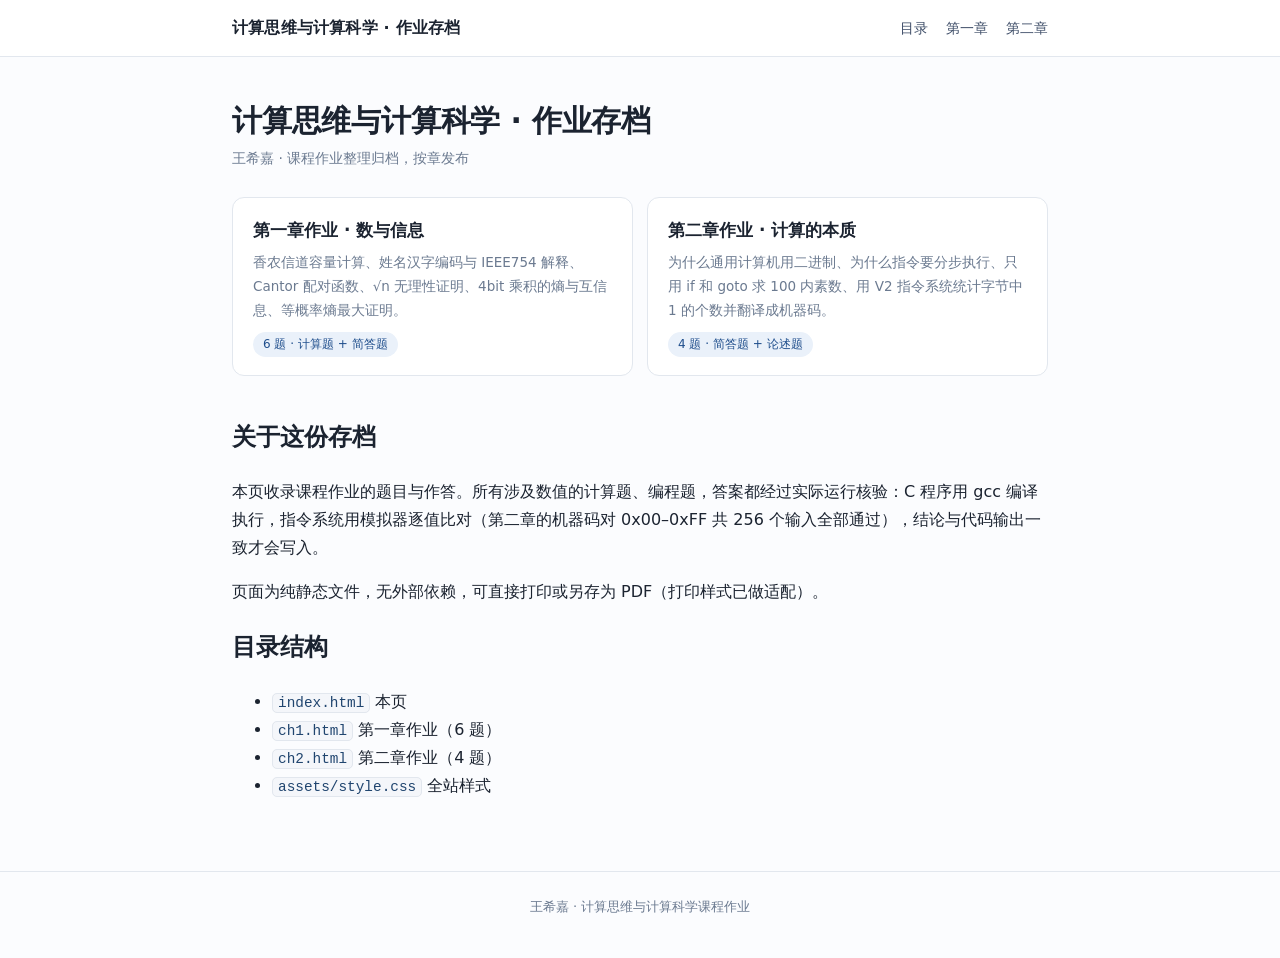
<file: index.html>
<!DOCTYPE html>
<html lang="zh-CN">
<head>
<meta charset="utf-8">
<meta name="viewport" content="width=device-width, initial-scale=1">
<title>计算思维与计算科学 · 作业存档</title>
<link rel="stylesheet" href="assets/style.css">
</head>
<body>
<header class="site-head">
  <div class="wrap">
    <a class="brand" href="index.html">计算思维与计算科学 · 作业存档</a>
    <nav class="site-nav"><a href="index.html">目录</a><a href="ch1.html">第一章</a><a href="ch2.html">第二章</a></nav>
  </div>
</header>

<main class="wrap">
  <h1 class="page-title">计算思维与计算科学 · 作业存档</h1>
  <p class="page-sub">王希嘉 · 课程作业整理归档，按章发布</p>

  <div class="cards">
    <a class="card" href="ch1.html">
      <h3>第一章作业 · 数与信息</h3>
      <p>香农信道容量计算、姓名汉字编码与 IEEE754 解释、Cantor 配对函数、√n 无理性证明、4bit 乘积的熵与互信息、等概率熵最大证明。</p>
      <span class="tag">6 题 · 计算题 + 简答题</span>
    </a>
    <a class="card" href="ch2.html">
      <h3>第二章作业 · 计算的本质</h3>
      <p>为什么通用计算机用二进制、为什么指令要分步执行、只用 if 和 goto 求 100 内素数、用 V2 指令系统统计字节中 1 的个数并翻译成机器码。</p>
      <span class="tag">4 题 · 简答题 + 论述题</span>
    </a>
  </div>

  <h2>关于这份存档</h2>
  <p>本页收录课程作业的题目与作答。所有涉及数值的计算题、编程题，答案都经过实际运行核验：C 程序用 gcc 编译执行，指令系统用模拟器逐值比对（第二章的机器码对 0x00–0xFF 共 256 个输入全部通过），结论与代码输出一致才会写入。</p>
  <p>页面为纯静态文件，无外部依赖，可直接打印或另存为 PDF（打印样式已做适配）。</p>

  <h2>目录结构</h2>
  <ul>
    <li><code>index.html</code> 本页</li>
    <li><code>ch1.html</code> 第一章作业（6 题）</li>
    <li><code>ch2.html</code> 第二章作业（4 题）</li>
    <li><code>assets/style.css</code> 全站样式</li>
  </ul>
</main>

<footer class="site-foot"><div class="wrap">王希嘉 · 计算思维与计算科学课程作业</div></footer>
</body>
</html>
</file>
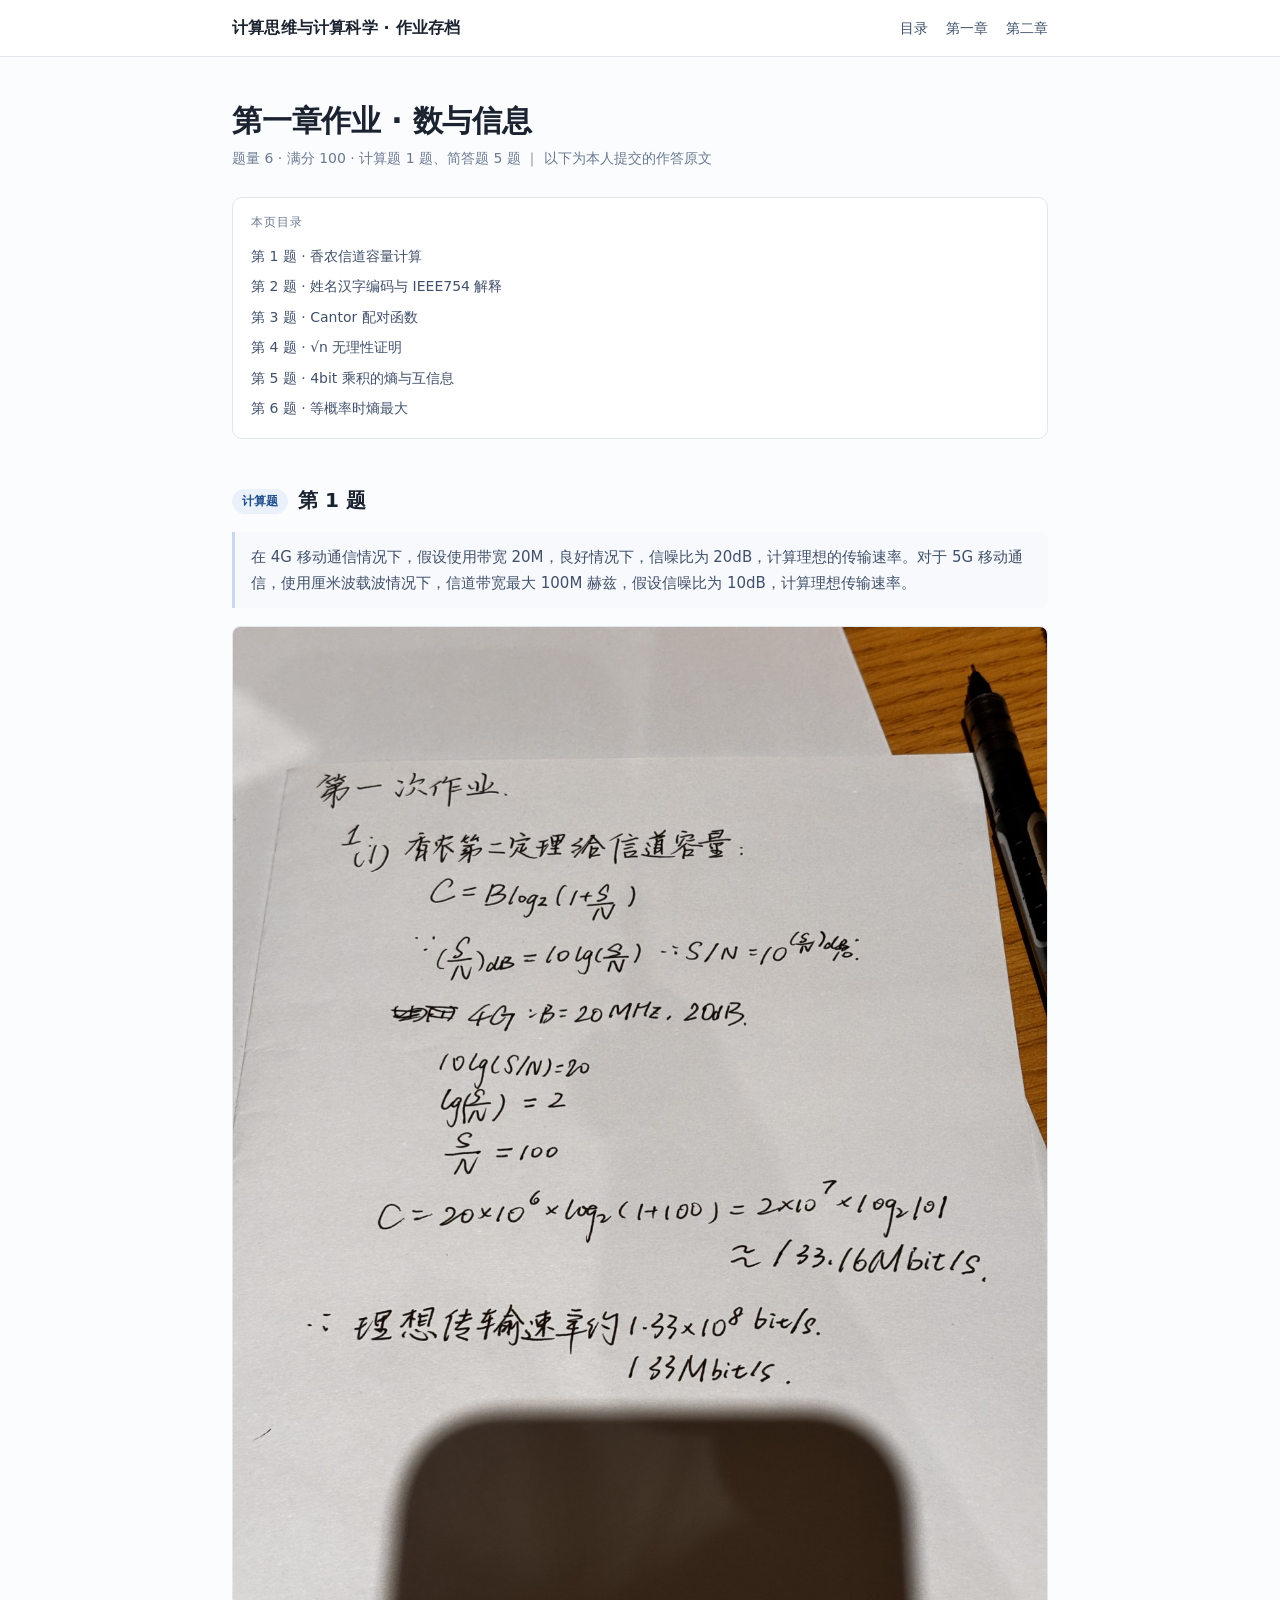
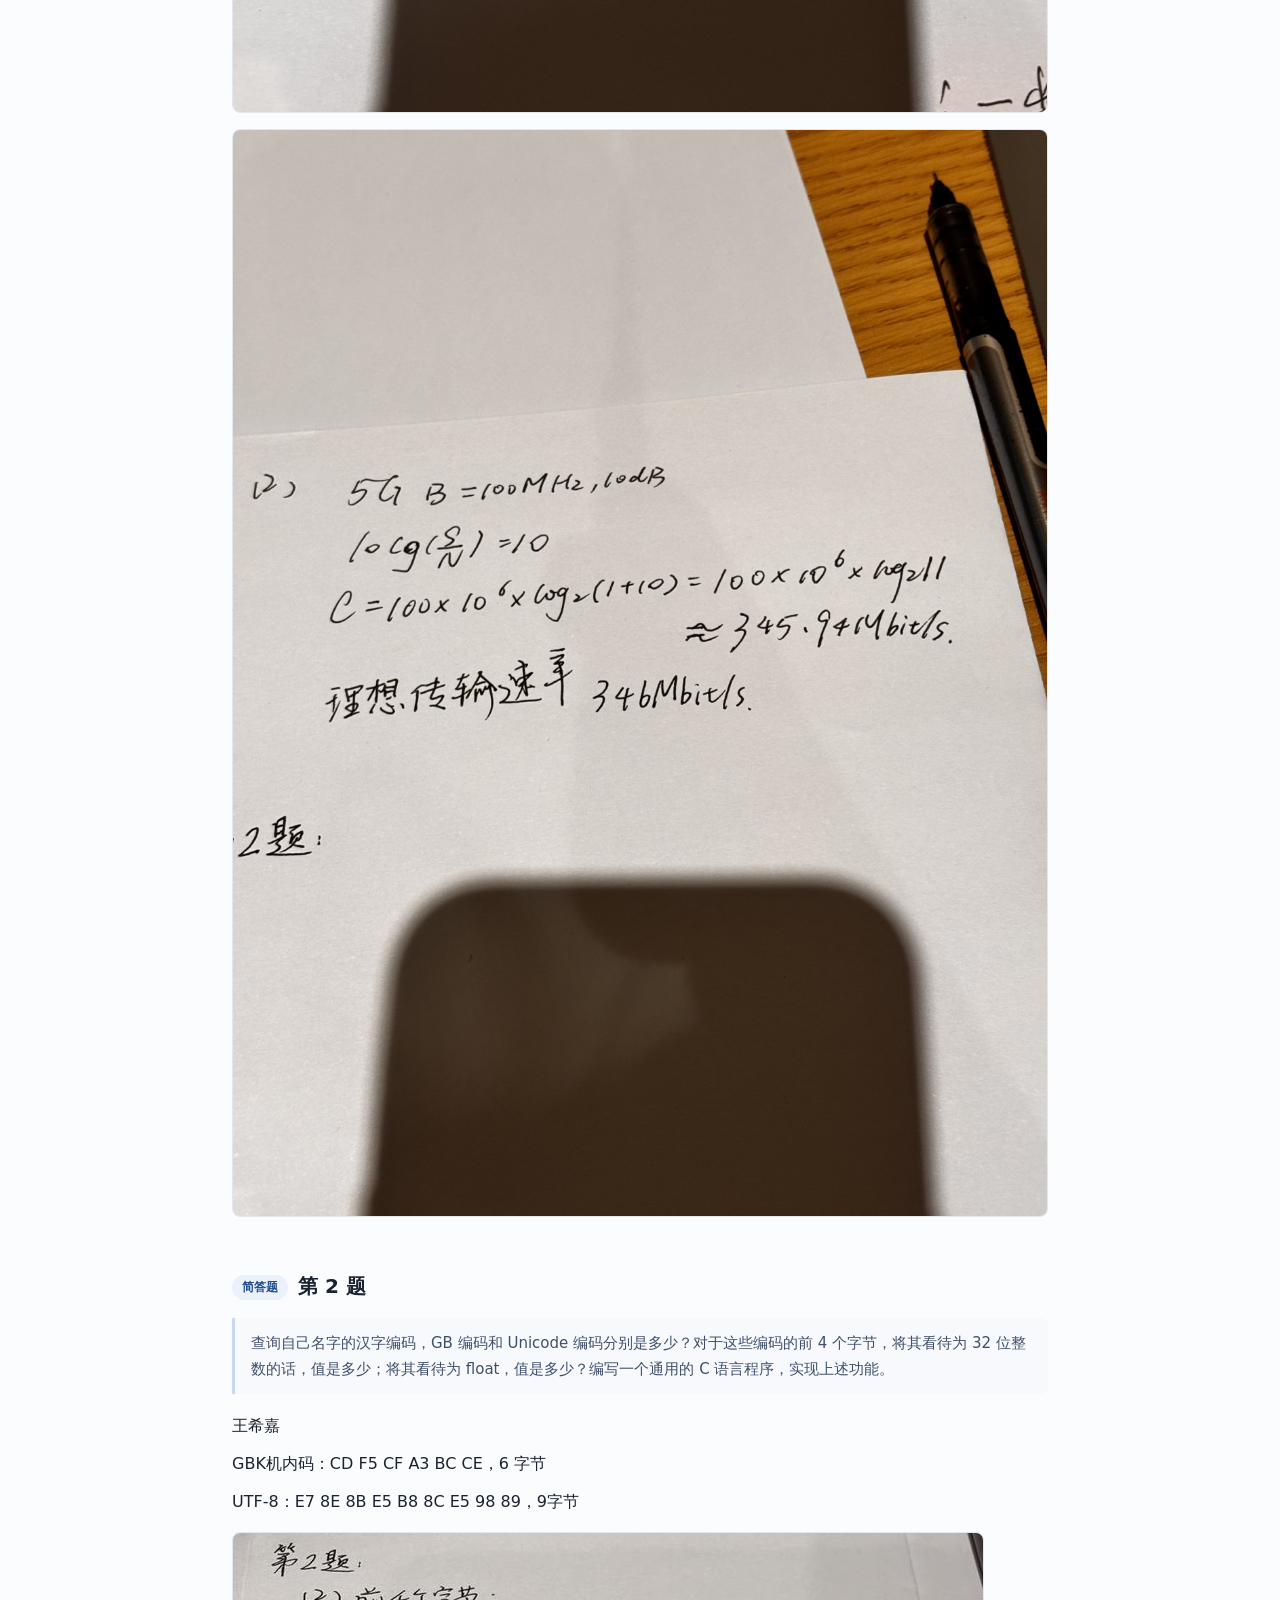
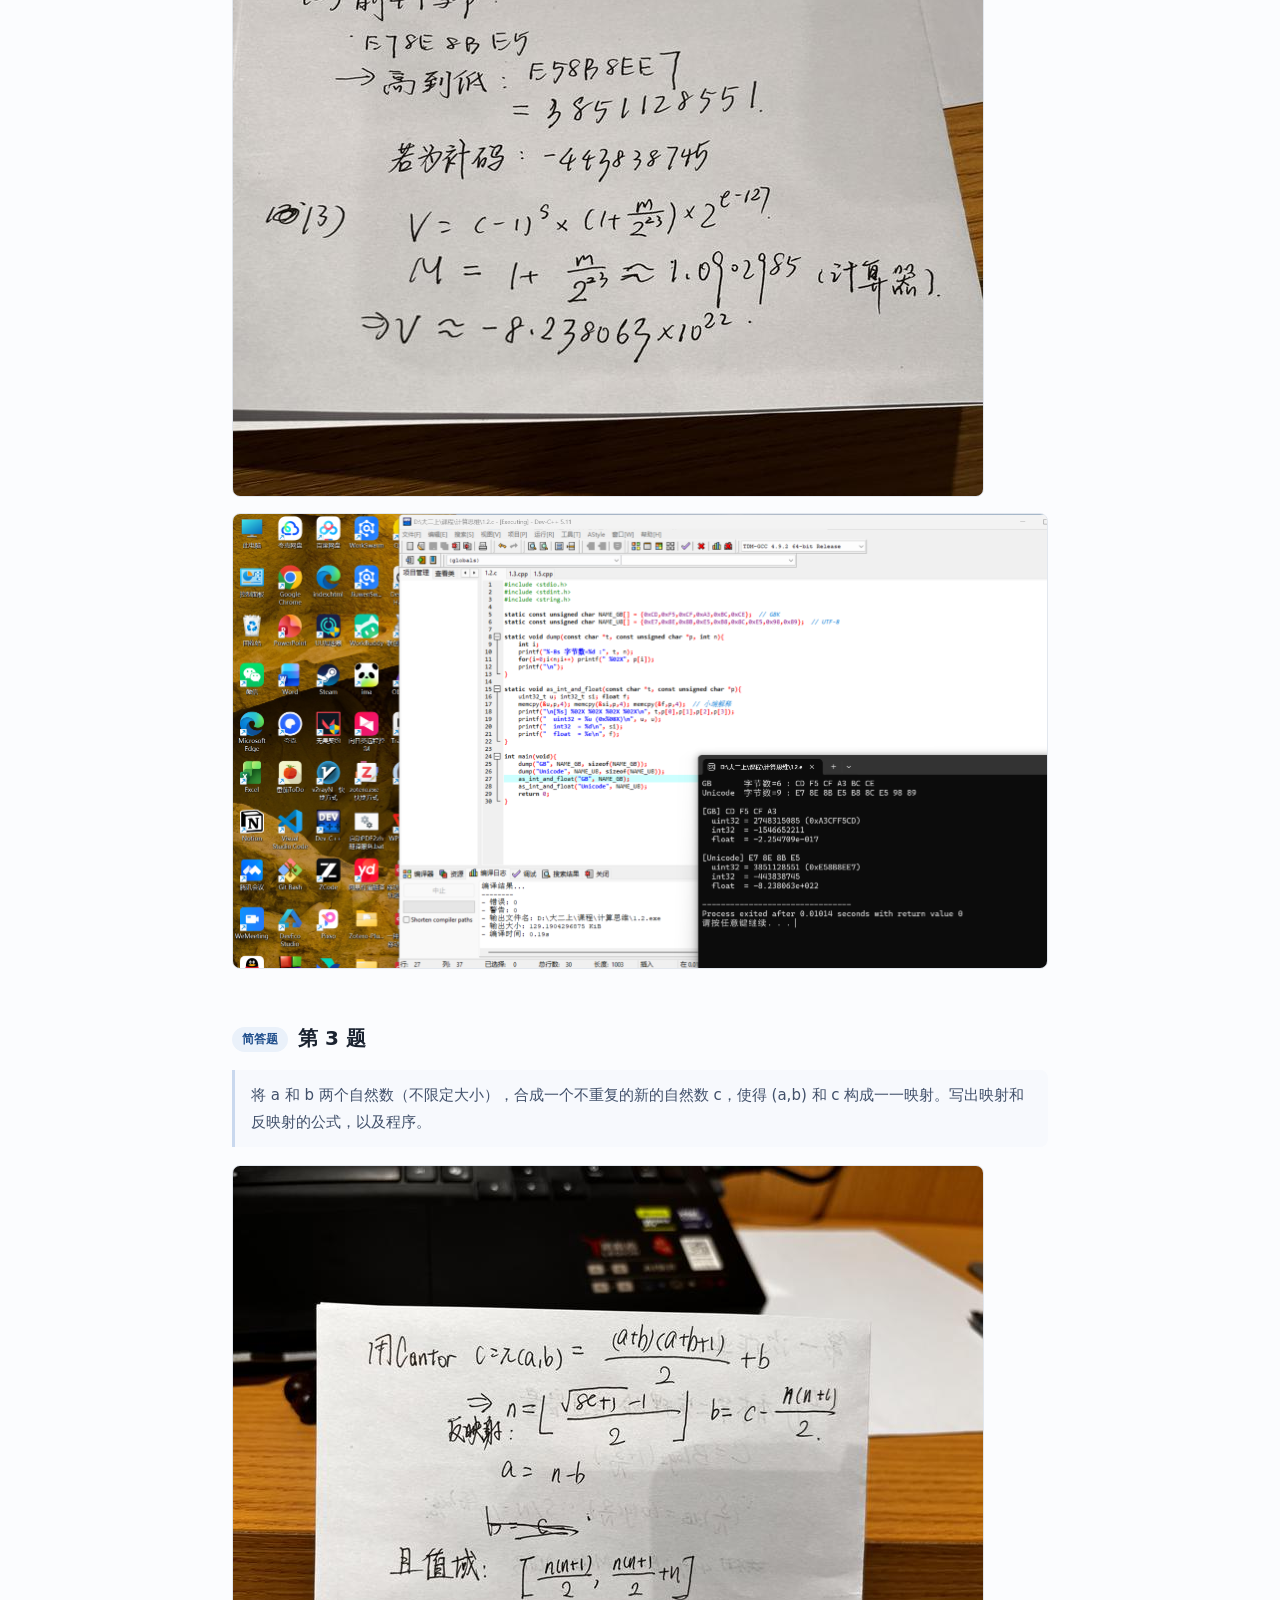
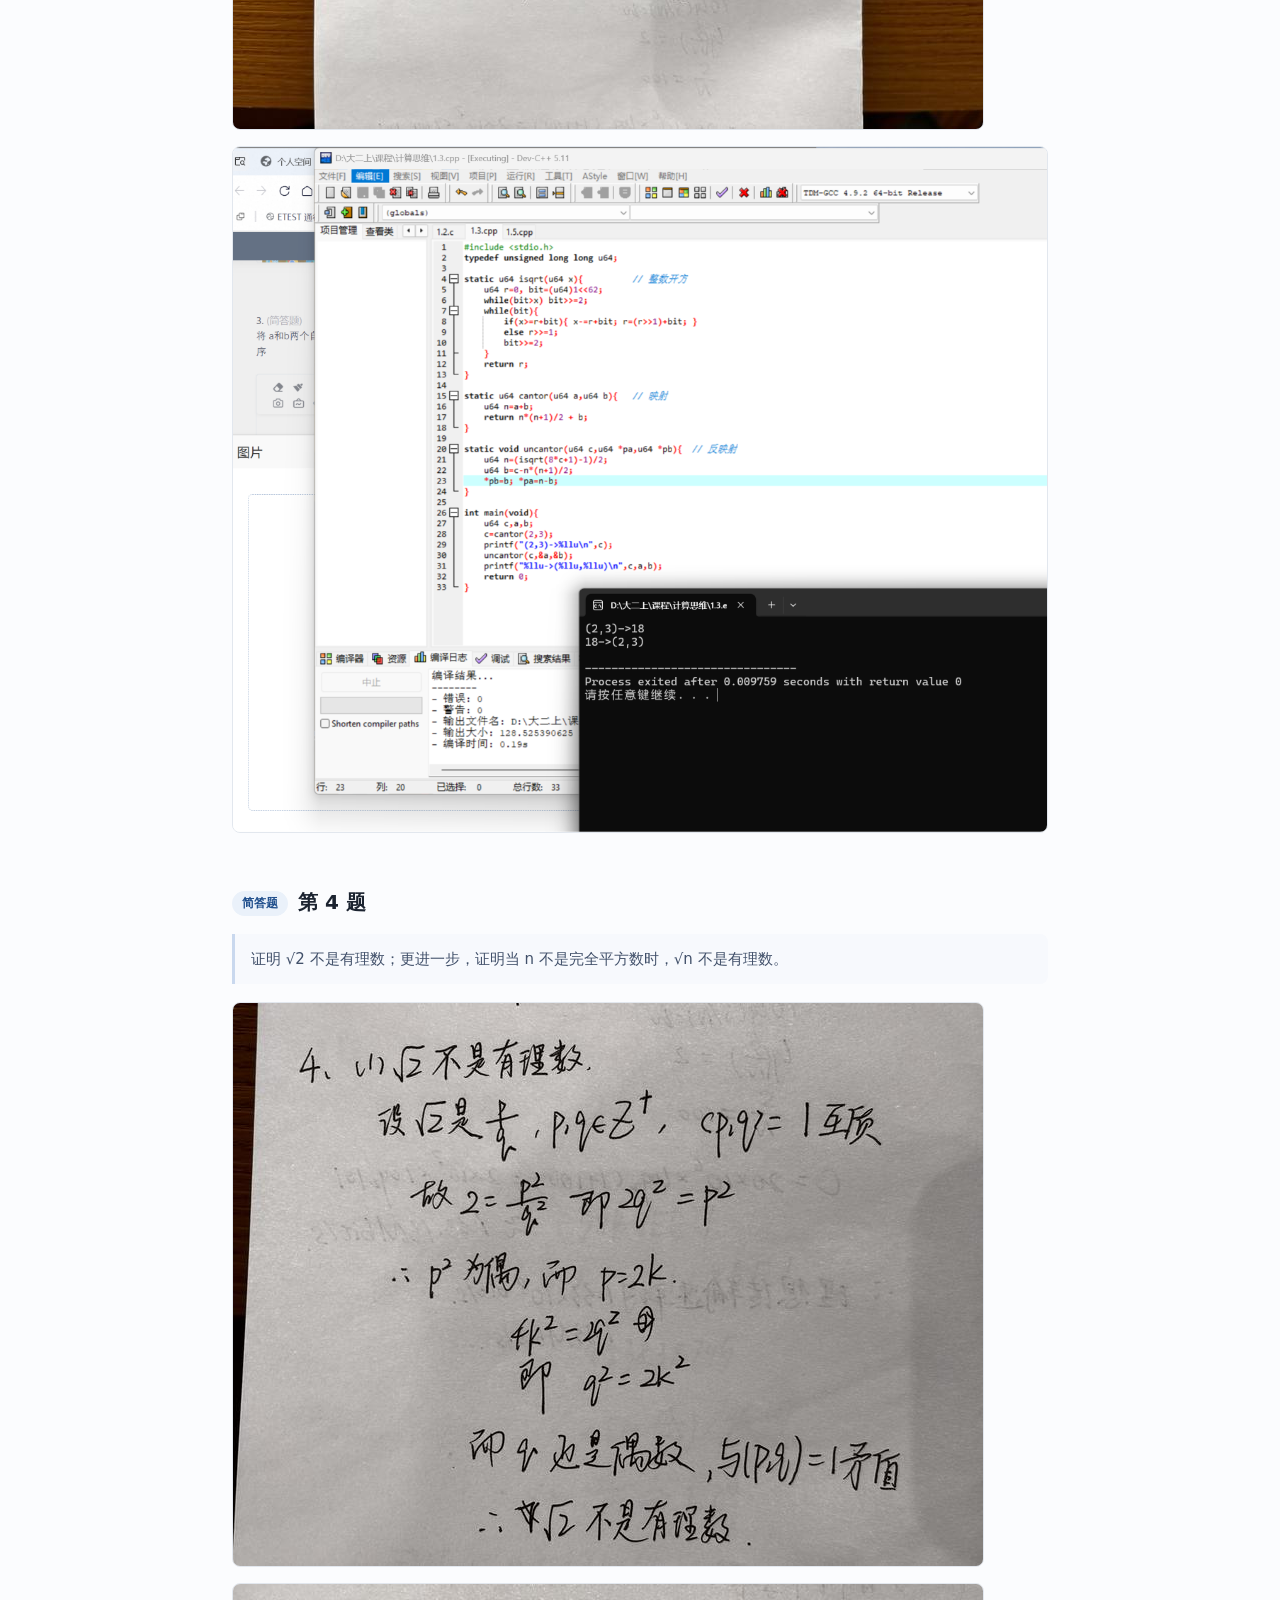
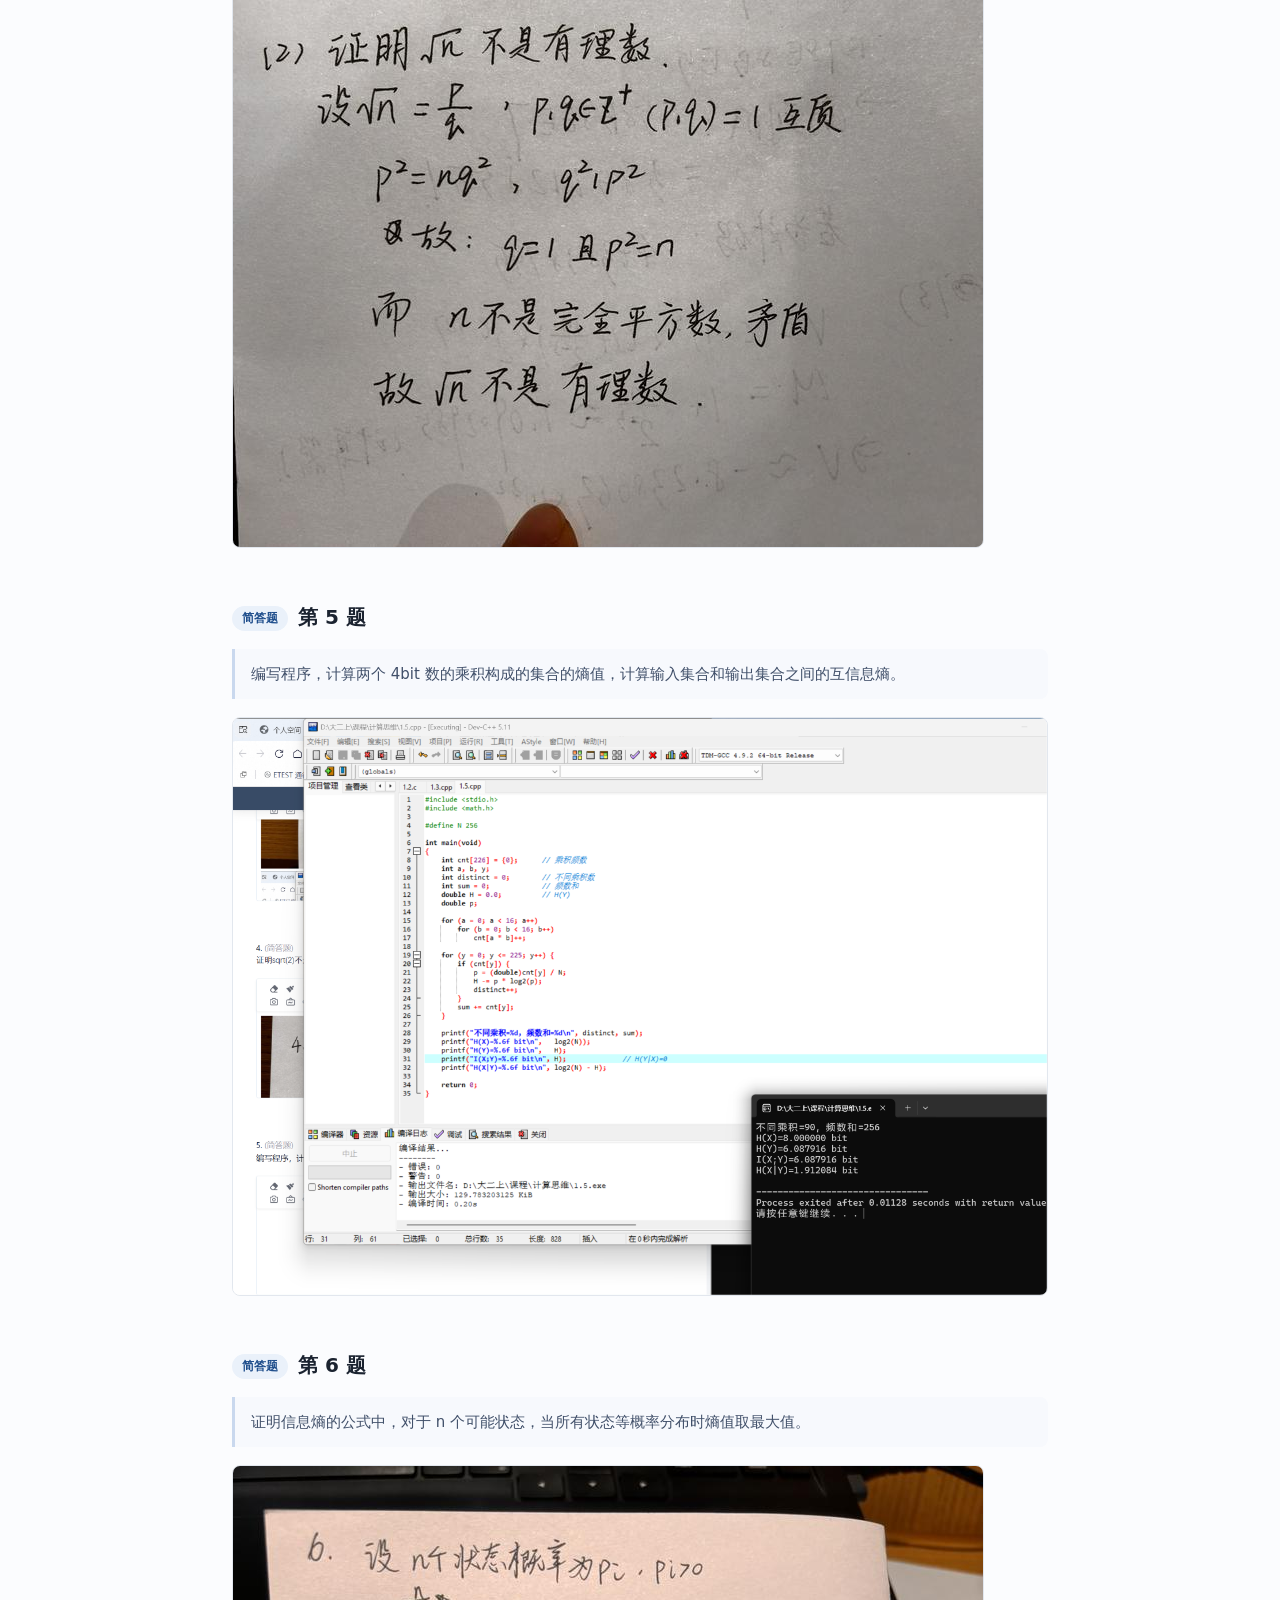
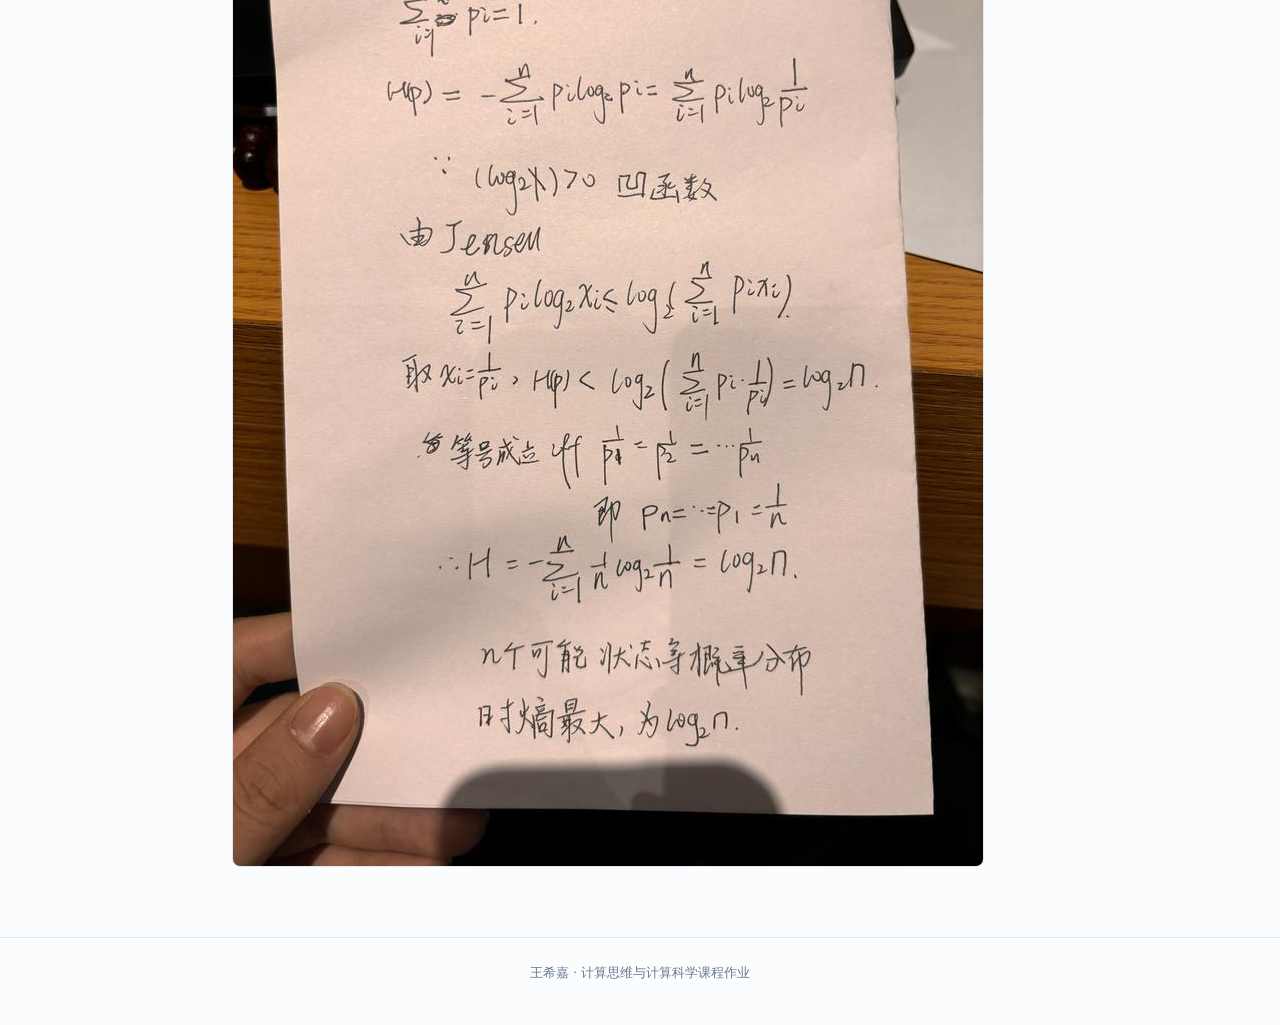
<file: ch1.html>
<!DOCTYPE html>
<html lang="zh-CN">
<head>
<meta charset="utf-8">
<meta name="viewport" content="width=device-width, initial-scale=1">
<title>第一章作业 · 数与信息</title>
<link rel="stylesheet" href="assets/style.css">
<style>
section.q{margin:38px 0 46px;padding-top:6px}
section.q h2{font-size:20px;margin:0 0 14px;padding:0;border:0}
.qkind{display:inline-block;font-size:12px;font-weight:600;color:var(--accent);
  background:var(--accent-soft);border-radius:20px;padding:2px 10px;margin-right:10px;
  vertical-align:2px}
.stem{background:#f7f9fd;border-left:3px solid #c9d8ee;border-radius:0 8px 8px 0;
  padding:12px 16px;color:var(--ink-2);font-size:15px;margin-bottom:18px}
.ans p{margin:10px 0}
figure{margin:16px 0}
figure img{max-width:100%;height:auto;border:1px solid var(--line);border-radius:8px;
  background:#fff;display:block}
</style>
</head>
<body>
<header class="site-head">
  <div class="wrap">
    <a class="brand" href="index.html">计算思维与计算科学 · 作业存档</a>
    <nav class="site-nav"><a href="index.html">目录</a><a href="ch1.html">第一章</a><a href="ch2.html">第二章</a></nav>
  </div>
</header>
<main class="wrap">
  <h1 class="page-title">第一章作业 · 数与信息</h1>
  <p class="page-sub">题量 6 · 满分 100 · 计算题 1 题、简答题 5 题 ｜ 以下为本人提交的作答原文</p>
  <nav class="toc"><a href="#q1" class="toc-2">第 1 题 · 香农信道容量计算</a><a href="#q2" class="toc-2">第 2 题 · 姓名汉字编码与 IEEE754 解释</a><a href="#q3" class="toc-2">第 3 题 · Cantor 配对函数</a><a href="#q4" class="toc-2">第 4 题 · √n 无理性证明</a><a href="#q5" class="toc-2">第 5 题 · 4bit 乘积的熵与互信息</a><a href="#q6" class="toc-2">第 6 题 · 等概率时熵最大</a></nav>
  <article>
<section class="q" id="q1">
<h2><span class="qkind">计算题</span>第 1 题</h2>
<div class="stem">在 4G 移动通信情况下，假设使用带宽 20M，良好情况下，信噪比为 20dB，计算理想的传输速率。对于 5G 移动通信，使用厘米波载波情况下，信道带宽最大 100M 赫兹，假设信噪比为 10dB，计算理想传输速率。</div>
<div class="ans">
<figure><img src="assets/ch1/01_01.jpg" alt="作答截图" loading="lazy"></figure>
<figure><img src="assets/ch1/01_02.jpg" alt="作答截图" loading="lazy"></figure>
</div></section>
<section class="q" id="q2">
<h2><span class="qkind">简答题</span>第 2 题</h2>
<div class="stem">查询自己名字的汉字编码，GB 编码和 Unicode 编码分别是多少？对于这些编码的前 4 个字节，将其看待为 32 位整数的话，值是多少；将其看待为 float，值是多少？编写一个通用的 C 语言程序，实现上述功能。</div>
<div class="ans">
<p>王希嘉</p>
<p>GBK机内码：CD F5 CF A3 BC CE，6 字节</p>
<p>UTF-8：E7 8E 8B E5 B8 8C E5 98 89，9字节</p>
<figure><img src="assets/ch1/02_01.jpg" alt="作答截图" loading="lazy"></figure>
<figure><img src="assets/ch1/02_02.png" alt="作答截图" loading="lazy"></figure>
</div></section>
<section class="q" id="q3">
<h2><span class="qkind">简答题</span>第 3 题</h2>
<div class="stem">将 a 和 b 两个自然数（不限定大小），合成一个不重复的新的自然数 c，使得 (a,b) 和 c 构成一一映射。写出映射和反映射的公式，以及程序。</div>
<div class="ans">
<figure><img src="assets/ch1/03_01.jpg" alt="作答截图" loading="lazy"></figure><figure><img src="assets/ch1/03_02.png" alt="作答截图" loading="lazy"></figure>
</div></section>
<section class="q" id="q4">
<h2><span class="qkind">简答题</span>第 4 题</h2>
<div class="stem">证明 √2 不是有理数；更进一步，证明当 n 不是完全平方数时，√n 不是有理数。</div>
<div class="ans">
<figure><img src="assets/ch1/04_01.jpg" alt="作答截图" loading="lazy"></figure>
<figure><img src="assets/ch1/04_02.jpg" alt="作答截图" loading="lazy"></figure>
</div></section>
<section class="q" id="q5">
<h2><span class="qkind">简答题</span>第 5 题</h2>
<div class="stem">编写程序，计算两个 4bit 数的乘积构成的集合的熵值，计算输入集合和输出集合之间的互信息熵。</div>
<div class="ans">
<figure><img src="assets/ch1/05_01.png" alt="作答截图" loading="lazy"></figure>
</div></section>
<section class="q" id="q6">
<h2><span class="qkind">简答题</span>第 6 题</h2>
<div class="stem">证明信息熵的公式中，对于 n 个可能状态，当所有状态等概率分布时熵值取最大值。</div>
<div class="ans">
<figure><img src="assets/ch1/06_01.jpg" alt="作答截图" loading="lazy"></figure>
</div></section>
  </article>
</main>
<footer class="site-foot"><div class="wrap">王希嘉 · 计算思维与计算科学课程作业</div></footer>
</body>
</html>
</file>
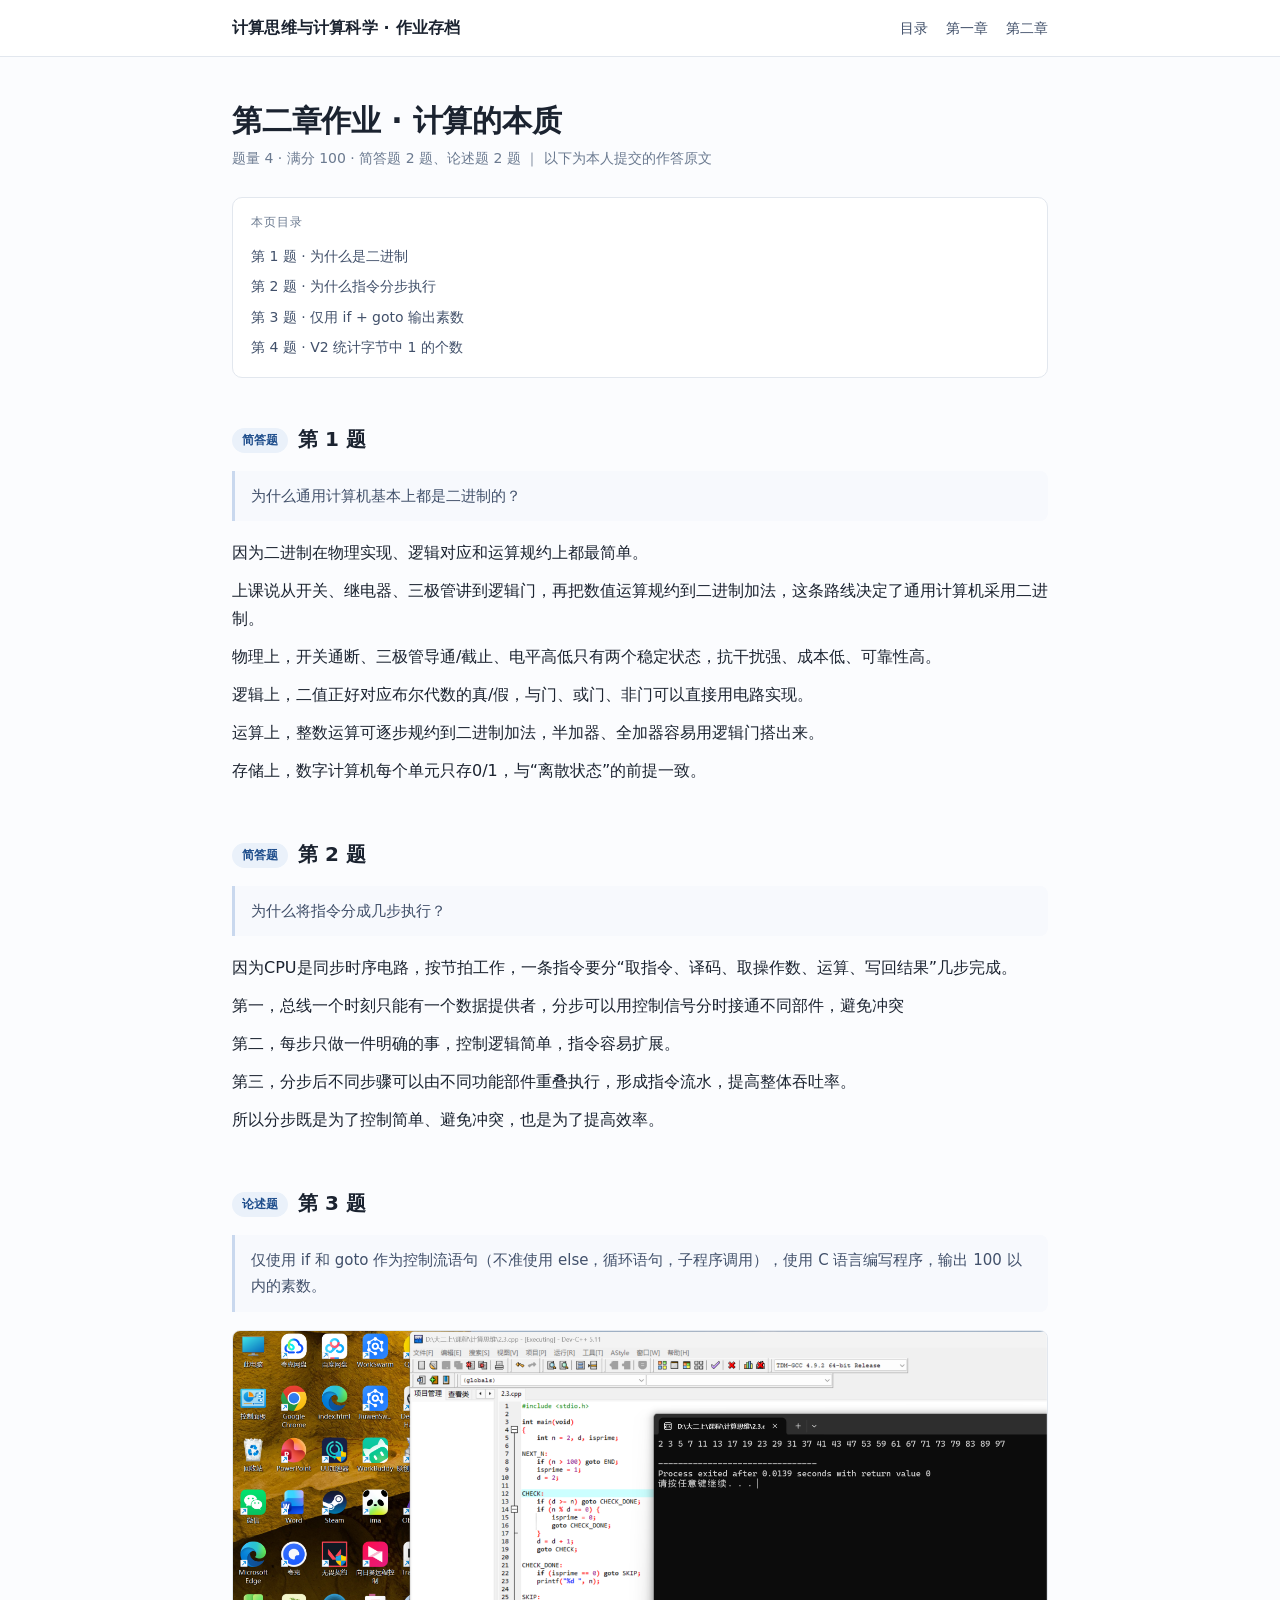
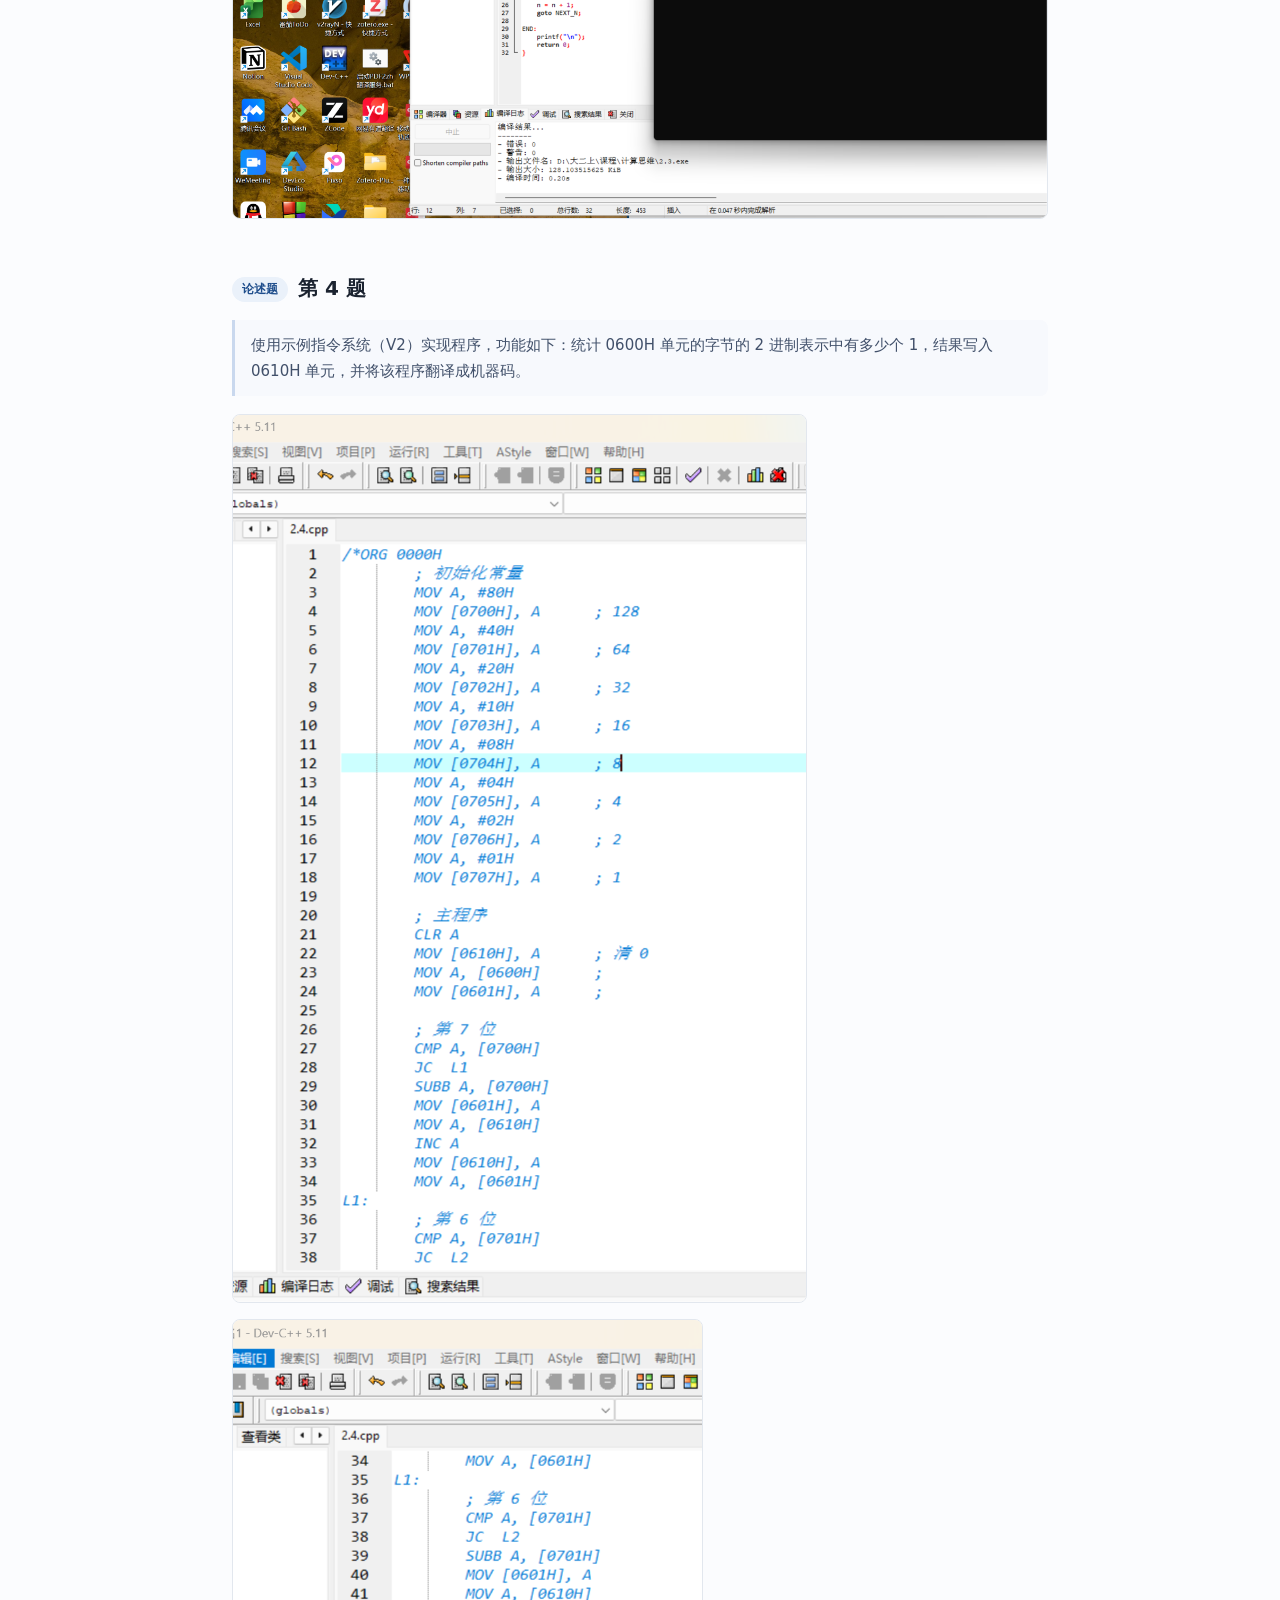
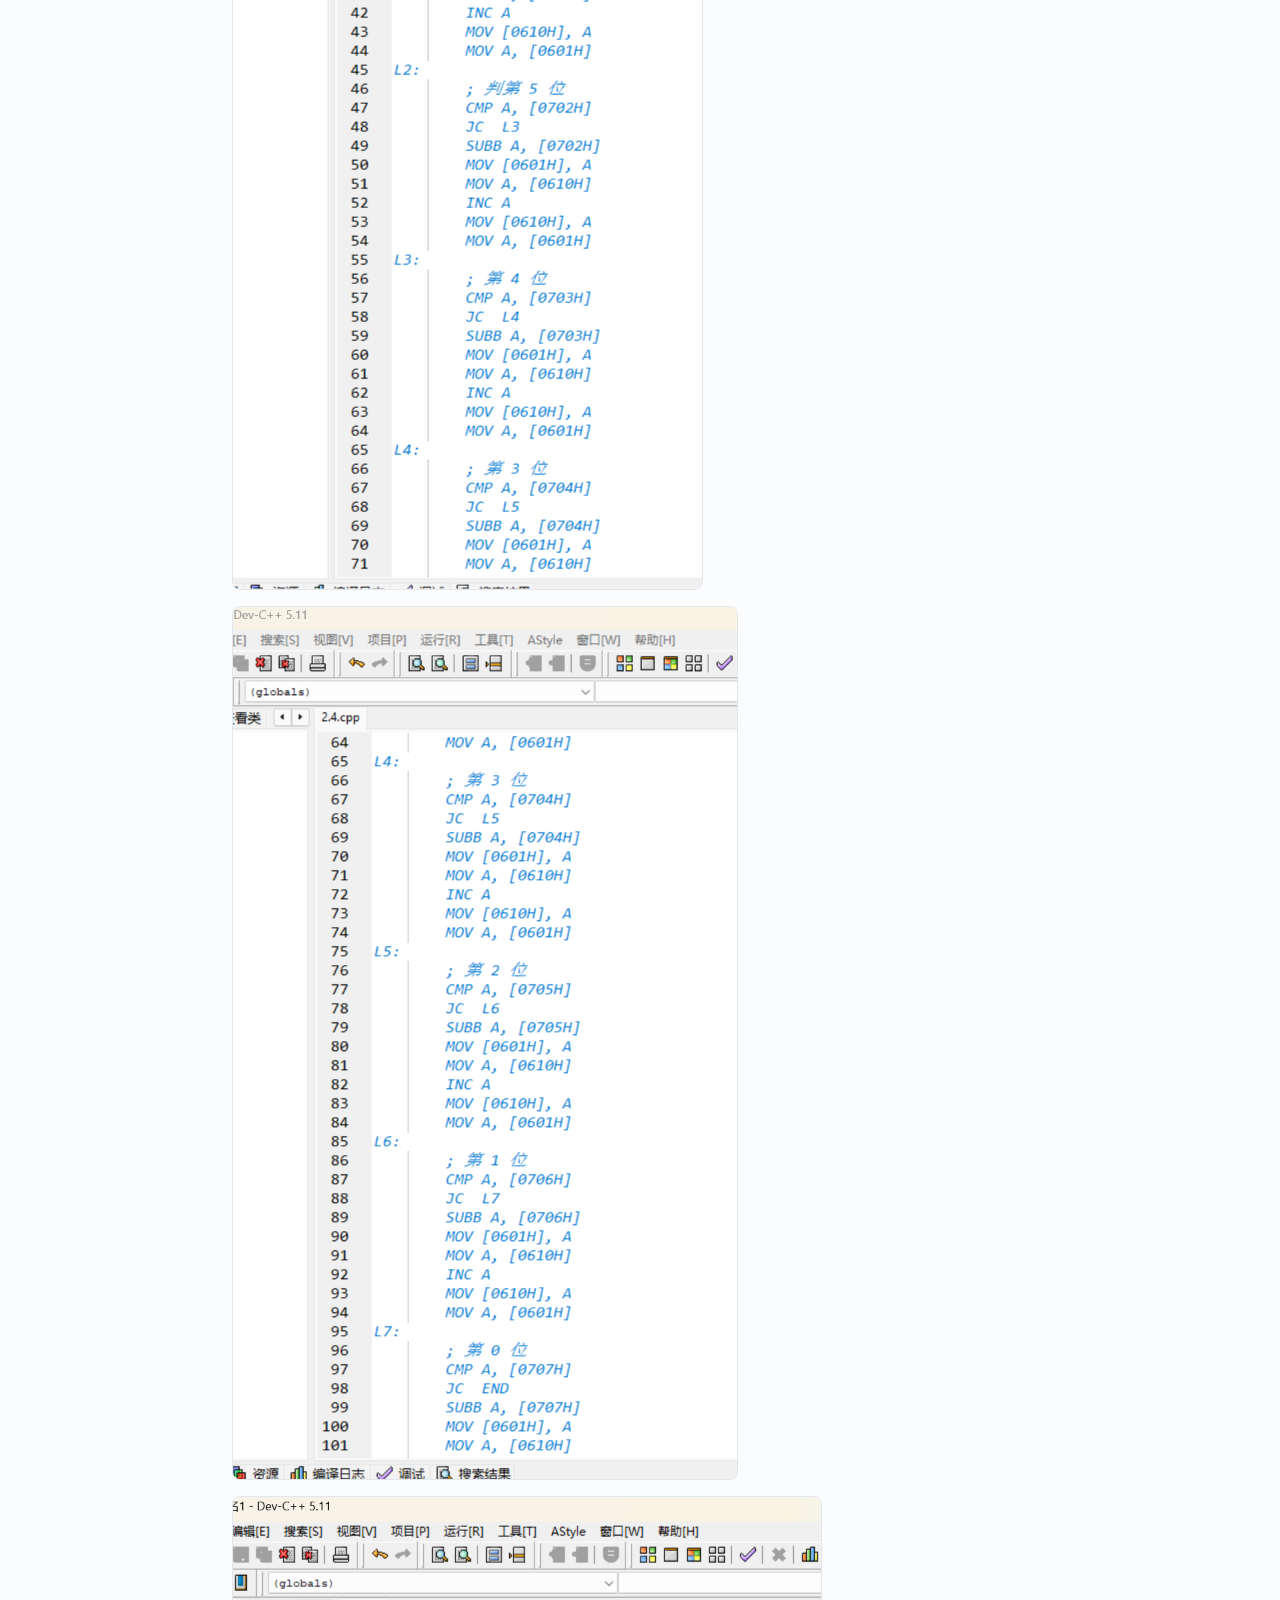
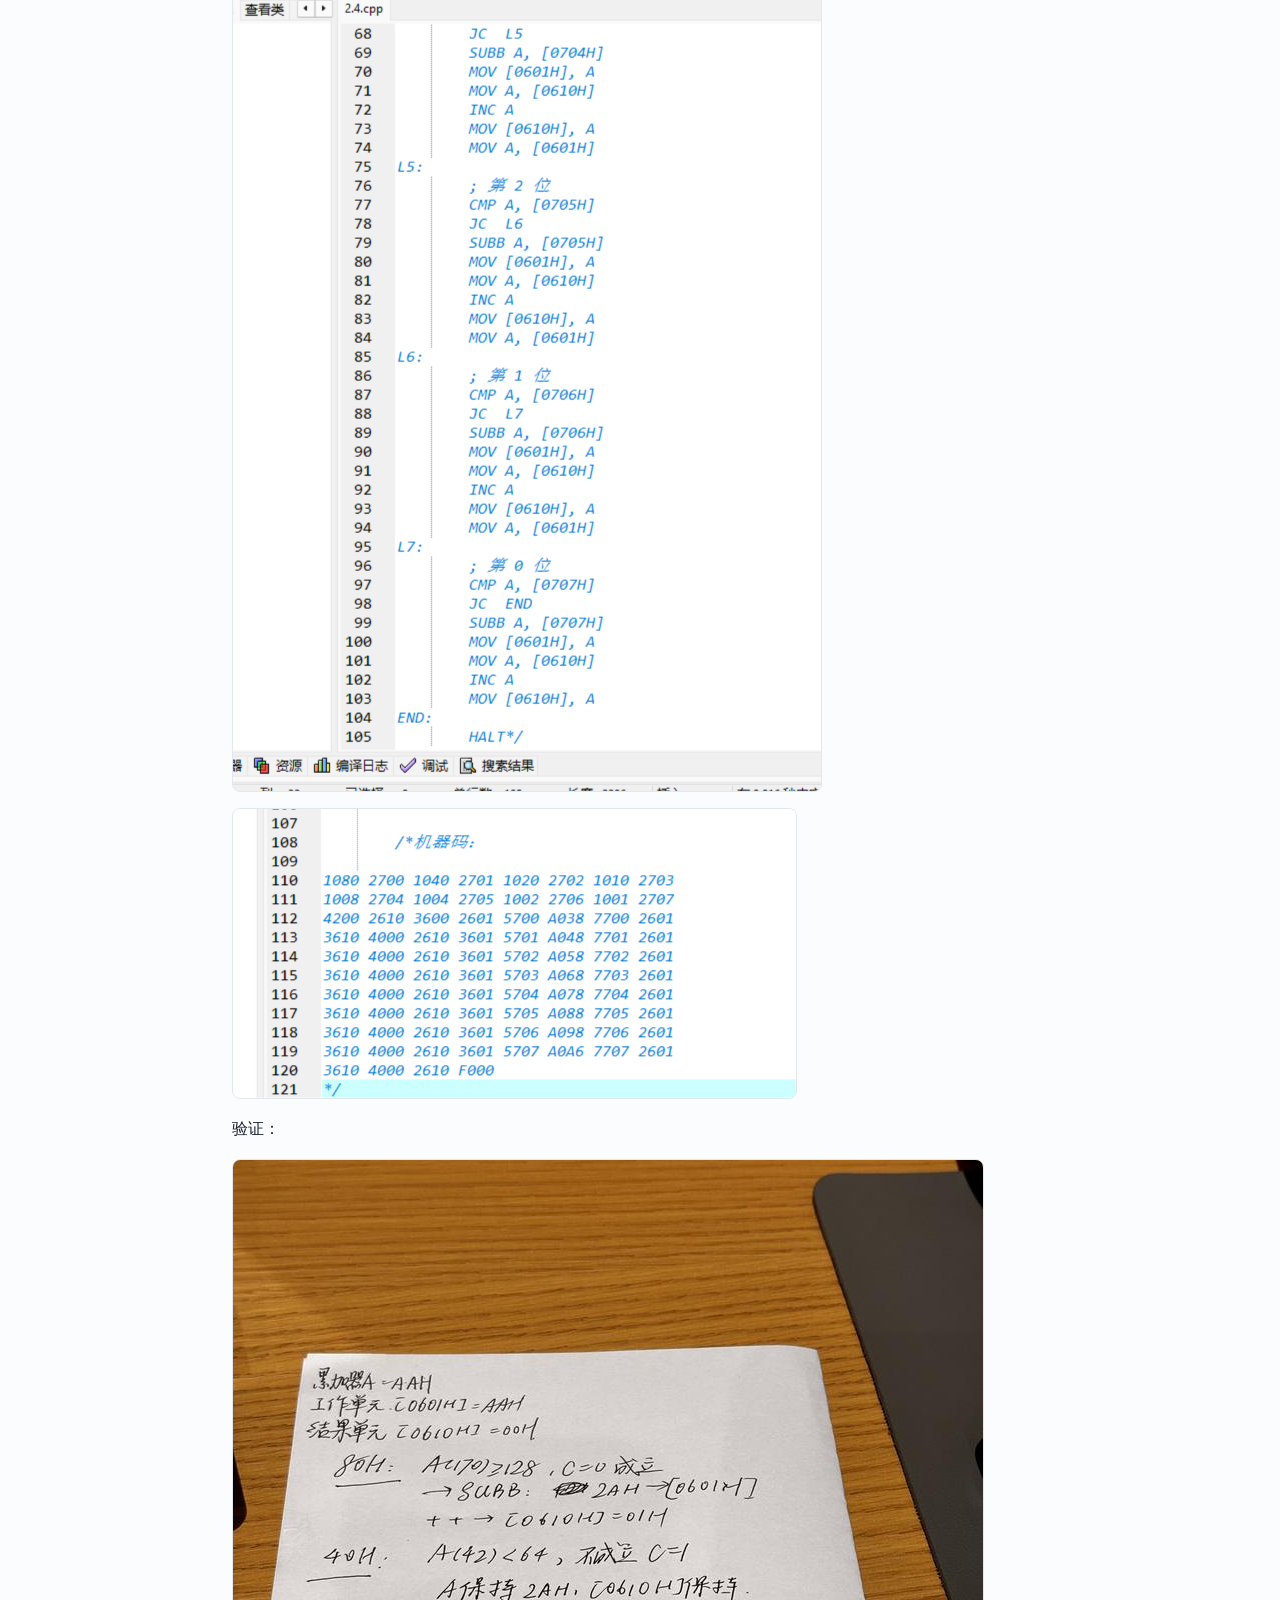
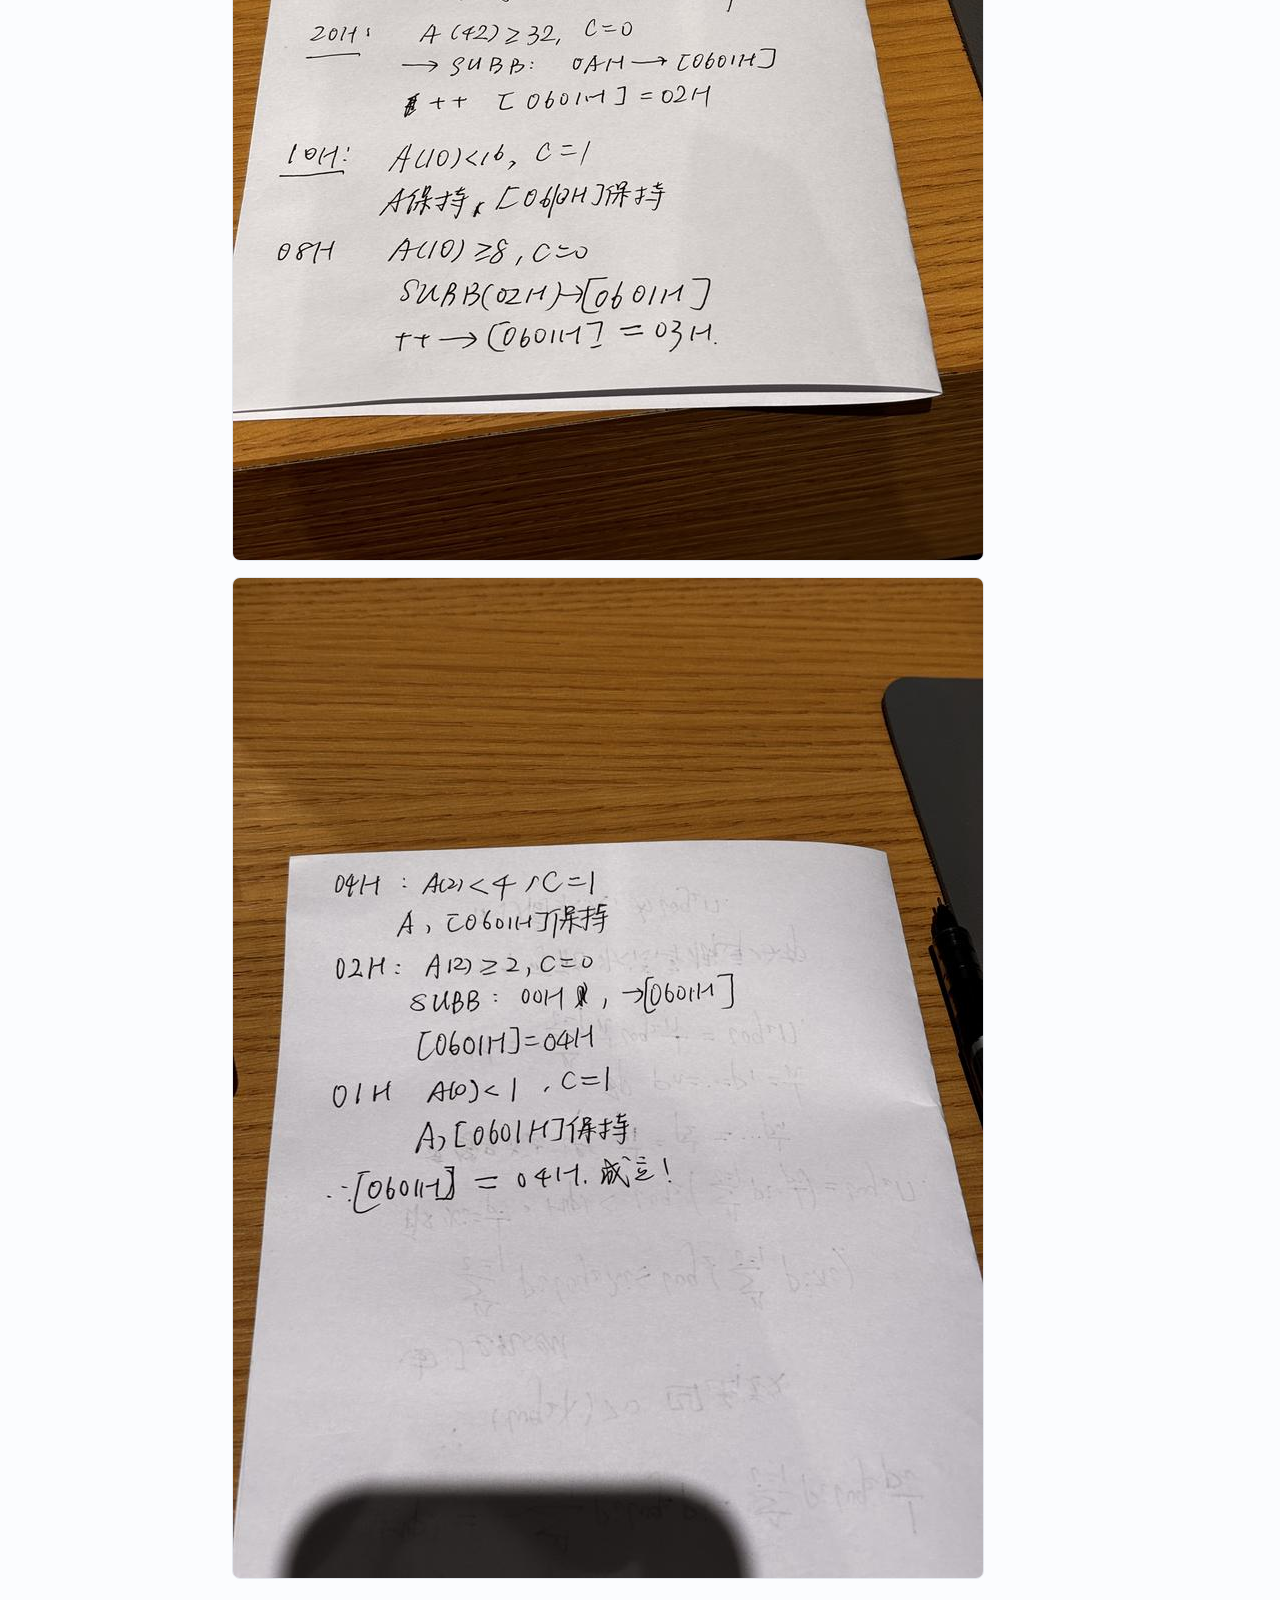
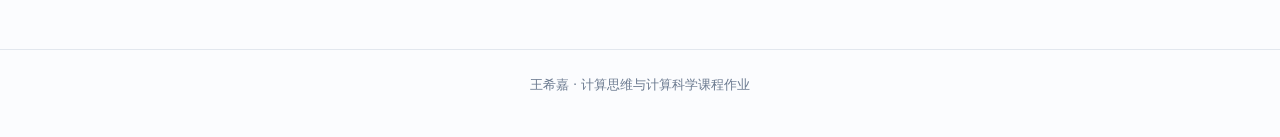
<file: ch2.html>
<!DOCTYPE html>
<html lang="zh-CN">
<head>
<meta charset="utf-8">
<meta name="viewport" content="width=device-width, initial-scale=1">
<title>第二章作业 · 计算的本质</title>
<link rel="stylesheet" href="assets/style.css">
<style>
section.q{margin:38px 0 46px;padding-top:6px}
section.q h2{font-size:20px;margin:0 0 14px;padding:0;border:0}
.qkind{display:inline-block;font-size:12px;font-weight:600;color:var(--accent);
  background:var(--accent-soft);border-radius:20px;padding:2px 10px;margin-right:10px;
  vertical-align:2px}
.stem{background:#f7f9fd;border-left:3px solid #c9d8ee;border-radius:0 8px 8px 0;
  padding:12px 16px;color:var(--ink-2);font-size:15px;margin-bottom:18px}
.ans p{margin:10px 0}
figure{margin:16px 0}
figure img{max-width:100%;height:auto;border:1px solid var(--line);border-radius:8px;
  background:#fff;display:block}
</style>
</head>
<body>
<header class="site-head">
  <div class="wrap">
    <a class="brand" href="index.html">计算思维与计算科学 · 作业存档</a>
    <nav class="site-nav"><a href="index.html">目录</a><a href="ch1.html">第一章</a><a href="ch2.html">第二章</a></nav>
  </div>
</header>
<main class="wrap">
  <h1 class="page-title">第二章作业 · 计算的本质</h1>
  <p class="page-sub">题量 4 · 满分 100 · 简答题 2 题、论述题 2 题 ｜ 以下为本人提交的作答原文</p>
  <nav class="toc"><a href="#q1" class="toc-2">第 1 题 · 为什么是二进制</a><a href="#q2" class="toc-2">第 2 题 · 为什么指令分步执行</a><a href="#q3" class="toc-2">第 3 题 · 仅用 if + goto 输出素数</a><a href="#q4" class="toc-2">第 4 题 · V2 统计字节中 1 的个数</a></nav>
  <article>
<section class="q" id="q1">
<h2><span class="qkind">简答题</span>第 1 题</h2>
<div class="stem">为什么通用计算机基本上都是二进制的？</div>
<div class="ans">
<p>因为二进制在物理实现、逻辑对应和运算规约上都最简单。</p>
<p>上课说从开关、继电器、三极管讲到逻辑门，再把数值运算规约到二进制加法，这条路线决定了通用计算机采用二进制。</p>
<p>物理上，开关通断、三极管导通/截止、电平高低只有两个稳定状态，抗干扰强、成本低、可靠性高。</p>
<p>逻辑上，二值正好对应布尔代数的真/假，与门、或门、非门可以直接用电路实现。</p>
<p>运算上，整数运算可逐步规约到二进制加法，半加器、全加器容易用逻辑门搭出来。</p>
<p>存储上，数字计算机每个单元只存0/1，与“离散状态”的前提一致。</p>
</div></section>
<section class="q" id="q2">
<h2><span class="qkind">简答题</span>第 2 题</h2>
<div class="stem">为什么将指令分成几步执行？</div>
<div class="ans">
<p>因为CPU是同步时序电路，按节拍工作，一条指令要分“取指令、译码、取操作数、运算、写回结果”几步完成。</p>
<p>第一，总线一个时刻只能有一个数据提供者，分步可以用控制信号分时接通不同部件，避免冲突</p>
<p>第二，每步只做一件明确的事，控制逻辑简单，指令容易扩展。</p>
<p>第三，分步后不同步骤可以由不同功能部件重叠执行，形成指令流水，提高整体吞吐率。</p>
<p>所以分步既是为了控制简单、避免冲突，也是为了提高效率。</p>
</div></section>
<section class="q" id="q3">
<h2><span class="qkind">论述题</span>第 3 题</h2>
<div class="stem">仅使用 if 和 goto 作为控制流语句（不准使用 else，循环语句，子程序调用），使用 C 语言编写程序，输出 100 以内的素数。</div>
<div class="ans">
<figure><img src="assets/ch2/03_01.png" alt="作答截图" loading="lazy"></figure>
</div></section>
<section class="q" id="q4">
<h2><span class="qkind">论述题</span>第 4 题</h2>
<div class="stem">使用示例指令系统（V2）实现程序，功能如下：统计 0600H 单元的字节的 2 进制表示中有多少个 1，结果写入 0610H 单元，并将该程序翻译成机器码。</div>
<div class="ans">
<figure><img src="assets/ch2/04_01.png" alt="作答截图" loading="lazy"></figure><figure><img src="assets/ch2/04_02.png" alt="作答截图" loading="lazy"></figure><figure><img src="assets/ch2/04_03.png" alt="作答截图" loading="lazy"></figure><figure><img src="assets/ch2/04_04.png" alt="作答截图" loading="lazy"></figure><figure><img src="assets/ch2/04_05.png" alt="作答截图" loading="lazy"></figure>
<p>验证：</p>
<figure><img src="assets/ch2/04_06.jpg" alt="作答截图" loading="lazy"></figure>
<figure><img src="assets/ch2/04_07.jpg" alt="作答截图" loading="lazy"></figure>
</div></section>
  </article>
</main>
<footer class="site-foot"><div class="wrap">王希嘉 · 计算思维与计算科学课程作业</div></footer>
</body>
</html>
</file>
<file: assets/style.css>
/* 计算思维与计算科学 · 作业存档 —— 自包含样式，无外部依赖 */
:root{
  --ink:#1b2330;
  --ink-2:#41506a;
  --ink-3:#6b7a90;
  --line:#e2e7ee;
  --bg:#fbfcfe;
  --panel:#ffffff;
  --accent:#1f4e8c;
  --accent-soft:#eaf1fa;
  --code-bg:#f4f6fa;
  --maxw:860px;
}
*{box-sizing:border-box}
html{-webkit-text-size-adjust:100%}
body{
  margin:0;background:var(--bg);color:var(--ink);
  font-family:"Segoe UI","PingFang SC","Microsoft YaHei","Hiragino Sans GB",system-ui,sans-serif;
  font-size:16px;line-height:1.75;
}
.wrap{max-width:var(--maxw);margin:0 auto;padding:0 22px}

/* 顶栏 */
.site-head{
  border-bottom:1px solid var(--line);background:rgba(255,255,255,.9);
  backdrop-filter:saturate(1.2) blur(6px);position:sticky;top:0;z-index:9;
}
.site-head .wrap{display:flex;align-items:center;justify-content:space-between;height:56px}
.brand{color:var(--ink);text-decoration:none;font-weight:600;letter-spacing:.2px}
.site-nav a{color:var(--ink-2);text-decoration:none;margin-left:18px;font-size:14px}
.site-nav a:hover{color:var(--accent)}

/* 标题 */
.page-title{
  font-size:30px;line-height:1.3;margin:44px 0 6px;font-weight:700;letter-spacing:-.2px;
}
.page-sub{color:var(--ink-3);margin:0 0 26px;font-size:14px}

/* 目录 */
.toc{
  border:1px solid var(--line);background:var(--panel);border-radius:10px;
  padding:14px 18px;margin:0 0 38px;font-size:14px;
}
.toc::before{content:"本页目录";display:block;color:var(--ink-3);font-size:12px;letter-spacing:1px;margin-bottom:8px}
.toc a{display:block;color:var(--ink-2);text-decoration:none;padding:3px 0}
.toc a:hover{color:var(--accent)}
.toc a.toc-3{padding-left:16px;font-size:13px;color:var(--ink-3)}

/* 正文 */
article h2{
  font-size:22px;margin:46px 0 14px;padding-bottom:8px;border-bottom:2px solid var(--accent-soft);
  font-weight:700;
}
article h3{font-size:18px;margin:34px 0 12px;font-weight:650;color:var(--ink)}
article h4{font-size:16px;margin:24px 0 8px;font-weight:650;color:var(--ink-2)}
article p{margin:12px 0}
article strong{font-weight:650;color:#12203a}
article a{color:var(--accent)}
article hr{border:0;border-top:1px solid var(--line);margin:34px 0}

/* 列表 */
article ul,article ol{margin:12px 0;padding-left:26px}
article li{margin:5px 0}
article li::marker{color:var(--ink-3)}

/* 行内代码与代码块 */
code{
  font-family:"Cascadia Mono",Consolas,"SF Mono",Menlo,monospace;
  font-size:.9em;background:var(--code-bg);border:1px solid var(--line);
  border-radius:5px;padding:1px 5px;color:#20456f;
}
pre.code{
  background:var(--code-bg);border:1px solid var(--line);border-radius:10px;
  padding:14px 16px;overflow-x:auto;margin:16px 0;line-height:1.6;
}
pre.code code{background:none;border:0;padding:0;font-size:13.5px;color:#1e3450;white-space:pre}

/* 引用 */
blockquote{
  margin:16px 0;padding:10px 16px;background:var(--accent-soft);
  border-left:3px solid var(--accent);border-radius:0 8px 8px 0;color:var(--ink-2);font-size:14.5px;
}
blockquote p{margin:0}

/* 表格 */
.table-wrap{overflow-x:auto;margin:18px 0}
table{border-collapse:collapse;width:100%;font-size:14.5px;background:var(--panel)}
th,td{border:1px solid var(--line);padding:8px 11px;text-align:left;vertical-align:top}
th{background:#f2f6fc;font-weight:650;color:var(--ink);white-space:nowrap}
tbody tr:nth-child(even){background:#fafcff}

/* 页脚 */
.site-foot{
  margin-top:70px;border-top:1px solid var(--line);padding:24px 0 40px;
  color:var(--ink-3);font-size:13px;text-align:center;
}

/* 首页卡片 */
.cards{display:grid;gap:14px;grid-template-columns:1fr;margin:8px 0 40px}
@media(min-width:620px){.cards{grid-template-columns:1fr 1fr}}
.card{
  display:block;text-decoration:none;color:inherit;background:var(--panel);
  border:1px solid var(--line);border-radius:12px;padding:18px 20px;transition:.15s;
}
.card:hover{border-color:#b9cce6;box-shadow:0 6px 18px rgba(31,78,140,.08);transform:translateY(-1px)}
.card h3{margin:0 0 6px;font-size:17px;color:var(--ink)}
.card p{margin:0;color:var(--ink-3);font-size:13.5px}
.card .tag{
  display:inline-block;margin-top:10px;font-size:12px;color:var(--accent);
  background:var(--accent-soft);border-radius:20px;padding:2px 10px;
}

@media print{
  .site-head,.site-nav,.toc,.site-foot{display:none}
  body{background:#fff;font-size:12pt}
  .page-title{margin-top:0}
  pre.code,table,blockquote{break-inside:avoid}
  article h2{break-after:avoid}
}
</file>
